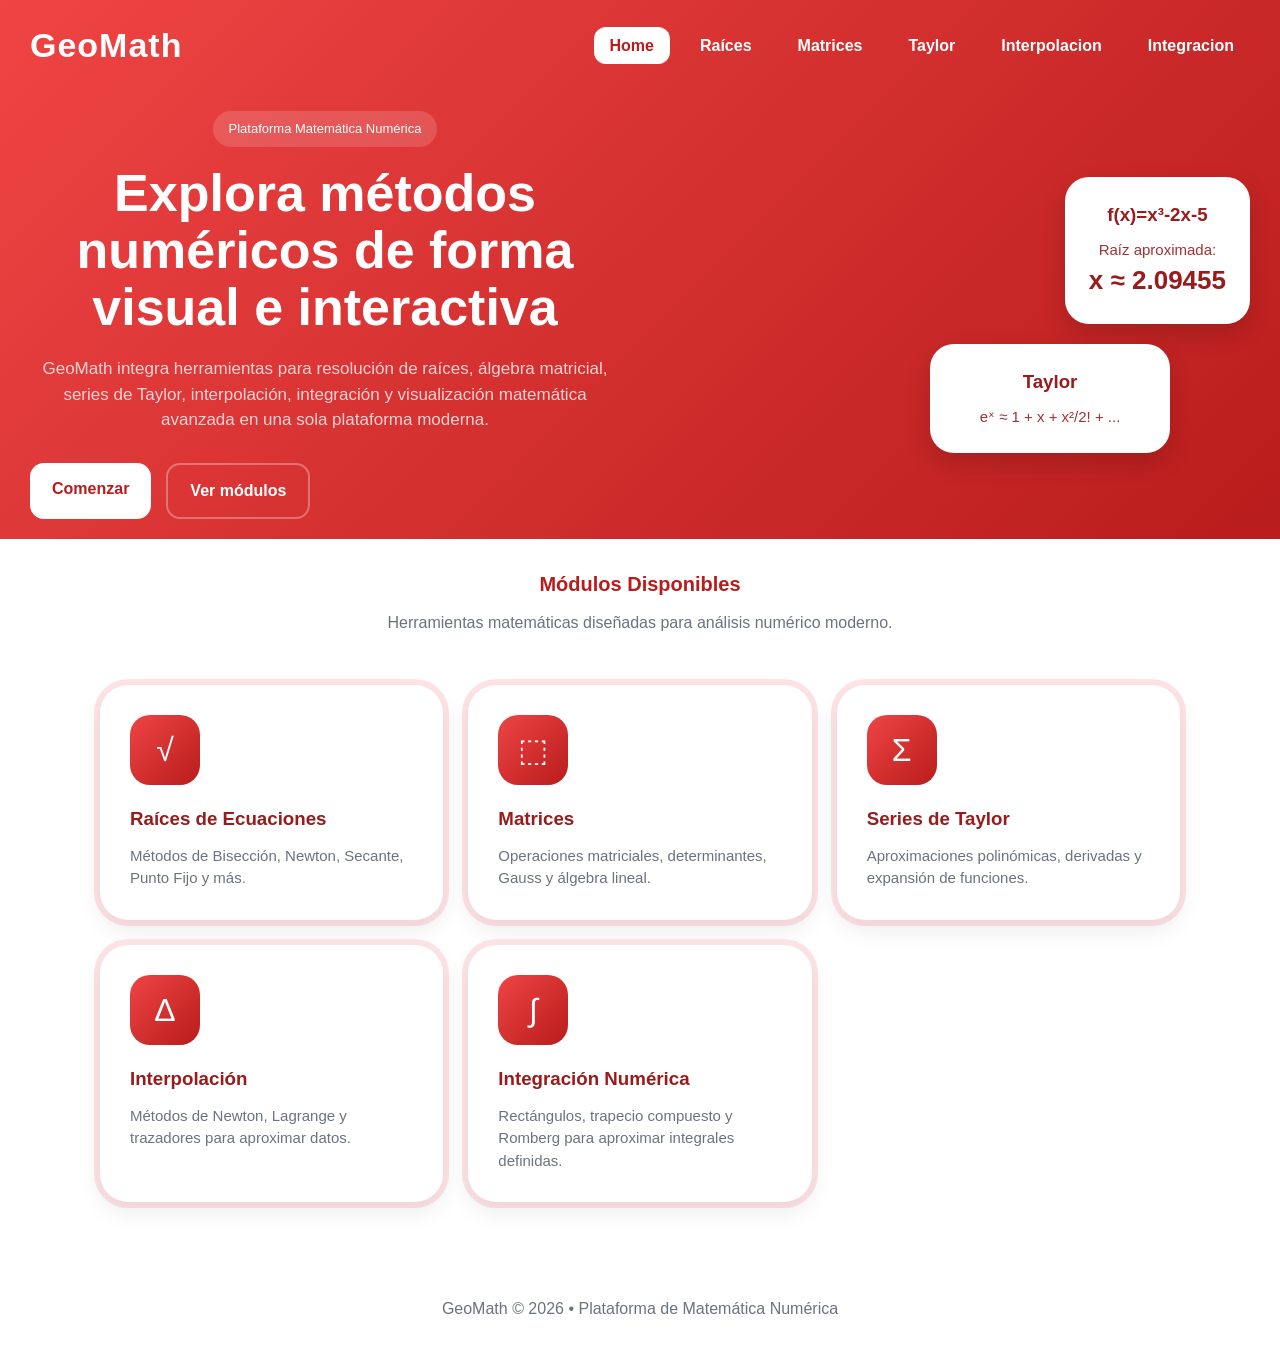
<file: index.html>
<!DOCTYPE html>
<html lang="es">

<head>

    <meta charset="UTF-8">

    <meta name="viewport"
          content="width=device-width, initial-scale=1.0">

    <title>GeoMath</title>

    <!-- GLOBAL -->
    <link rel="stylesheet"
          href="assets/css/global.css">

    <!-- HOME -->
    <link rel="stylesheet"
          href="assets/css/home.css">

    <!-- ICON -->
    <link rel="icon"
          type="image/png"
          href="assets/img/logo.png">

</head>

<body>

<!-- ===================== -->
<!-- HEADER -->
<!-- ===================== -->
<header class="header-pro">

    <div class="navbar">

        <div class="logo-area">

            <h1>GeoMath</h1>

        </div>

        <nav>

            <ul class="nav-links">

                <li>
                    <a class="active-link"
                       href="index.html">

                        Home
                    </a>
                </li>

                <li>
                    <a href="pages/raices/index.html">

                        Raíces
                    </a>
                </li>

                <li>
                    <a href="pages/matrices/index.html">

                        Matrices
                    </a>
                </li>

                <li>
                    <a href="pages/taylor/index.html">

                        Taylor
                    </a>
                </li>

                <li>
                    <a href="pages/interpolacion/index.html">

                        Interpolacion
                    </a>
                </li>

                <li>
                    <a href="pages/integracion/index.html">

                        Integracion
                    </a>
                </li>

            </ul>

        </nav>

    </div>

    <!-- HERO -->
    <div class="hero-home">

        <div class="hero-left">

            <span class="badge">

                Plataforma Matemática Numérica
            </span>

            <h2>

                Explora métodos numéricos
                de forma visual e interactiva

            </h2>

            <p>

                GeoMath integra herramientas para
                resolución de raíces, álgebra matricial,
                series de Taylor, interpolación, integración y visualización matemática
                avanzada en una sola plataforma moderna.

            </p>

            <div class="hero-buttons">

                <a href="pages/raices/index.html"
                   class="hero-btn primary-btn">

                    Comenzar
                </a>

                <a href="#modulos"
                   class="hero-btn secondary-btn">

                    Ver módulos
                </a>

            </div>

        </div>

        <div class="hero-right">

            <div class="math-card floating-card">

                <h3>f(x)=x³-2x-5</h3>

                <p>Raíz aproximada:</p>

                <span>x ≈ 2.09455</span>

            </div>

            <div class="math-card small-card">

                <h3>Taylor</h3>

                <p>

                    eˣ ≈ 1 + x + x²/2! + ...

                </p>

            </div>

        </div>

    </div>

</header>

<!-- ===================== -->
<!-- MODULOS -->
<!-- ===================== -->
<section class="container" id="modulos">

    <div class="section-title">

        <h2>Módulos Disponibles</h2>

        <p>

            Herramientas matemáticas diseñadas
            para análisis numérico moderno.

        </p>

    </div>

    <div class="modules-grid">

        <!-- RAICES -->
        <a href="pages/raices/index.html"
           class="module-card">

            <div class="module-icon">

                √

            </div>

            <h3>Raíces de Ecuaciones</h3>

            <p>

                Métodos de Bisección,
                Newton, Secante,
                Punto Fijo y más.

            </p>

        </a>

        <!-- MATRICES -->
        <a href="pages/matrices/index.html"
           class="module-card">

            <div class="module-icon">

                ⬚

            </div>

            <h3>Matrices</h3>

            <p>

                Operaciones matriciales,
                determinantes,
                Gauss y álgebra lineal.

            </p>

        </a>

        <!-- TAYLOR -->
        <a href="pages/taylor/index.html"
           class="module-card">

            <div class="module-icon">

                Σ

            </div>

            <h3>Series de Taylor</h3>

            <p>

                Aproximaciones polinómicas,
                derivadas y expansión de funciones.

            </p>

        </a>

        <!-- INTERPOLACION -->
        <a href="pages/interpolacion/index.html"
           class="module-card">

            <div class="module-icon">

                Δ

            </div>

            <h3>Interpolación</h3>

            <p>

                Métodos de Newton,
                Lagrange y trazadores para
                aproximar datos.

            </p>

        </a>

        <!-- INTEGRACION -->
        <a href="pages/integracion/index.html"
           class="module-card">

            <div class="module-icon">

                ∫

            </div>

            <h3>Integración Numérica</h3>

            <p>

                Rectángulos, trapecio compuesto
                y Romberg para aproximar integrales definidas.

            </p>

        </a>

    </div>

</section>

<!-- ===================== -->
<!-- FOOTER -->
<!-- ===================== -->
<footer class="footer">

    <p>

        GeoMath © 2026
        • Plataforma de Matemática Numérica

    </p>

</footer>

</body>
</html>
</file>
<file: assets/css/global.css>
/* ===================== */
/* RESET */
/* ===================== */
*{
    margin:0;
    padding:0;
    box-sizing:border-box;
}

/* ===================== */
/* BODY */
/* ===================== */
body{

    font-family:'Segoe UI',sans-serif;

    background:#ffffff;

    color:#1f2937;

    line-height:1.5;

    overflow-x:hidden;
}

/* ===================== */
/* HEADER */
/* ===================== */
.header-pro{

    background:
    linear-gradient(
        135deg,
        #ef4444,
        #b91c1c
    );

    padding:20px 30px;

    text-align:center;

    color:white;

    position:relative;

    overflow:hidden;
}

.header-pro h1{

    font-size:40px;

    font-weight:bold;

    letter-spacing:1px;

    animation:glow 2s infinite alternate;
}

.header-pro p{

    font-size:15px;

    opacity:0.9;

    margin-top:5px;
}


/* ===================== */
/* ANIMACIONES */
/* ===================== */
@keyframes fadeUp{

    from{
        opacity:0;
        transform:translateY(25px);
    }

    to{
        opacity:1;
        transform:translateY(0);
    }
}

@keyframes glow{

    from{
        text-shadow:0 0 5px #fff;
    }

    to{
        text-shadow:0 0 20px #fff;
    }
}

/* ===================== */
/* CONTENEDOR */
/* ===================== */
.container{

    max-width:1100px;

    margin:20px auto;

    display:flex;

    flex-direction:column;

    gap:20px;

    padding:10px;

    animation:fadeUp .8s ease;
}

/* ===================== */
/* CARDS */
/* ===================== */
.card{

    background:#ffffff;

    border-radius:30px;

    padding:20px;

    box-shadow:
        10px 10px 20px rgba(0,0,0,0.08),
        -10px -10px 20px #ffffff,
        0 0 0 6px #ffe4e6;

    transition:.3s;
}

.card:hover{

    transform:translateY(-4px);

    box-shadow:
        0 12px 30px rgba(0,0,0,0.12);
}

/* ===================== */
/* TITULOS */
/* ===================== */
h2{

    color:#b91c1c;

    margin-bottom:12px;

    font-size:20px;
}

/* ===================== */
/* NAVBAR */
/* ===================== */
.navbar{

    display:flex;

    justify-content:space-between;

    align-items:center;

    gap:20px;

    flex-wrap:wrap;
}

/* LOGO */
.logo-area h1{

    font-size:34px;

    font-weight:bold;

    letter-spacing:1px;

    animation:glow 2s infinite alternate;
}

/* LINKS */
.nav-links{

    display:flex;

    gap:14px;

    list-style:none;

    flex-wrap:wrap;
}

.nav-links a{

    text-decoration:none;

    color:white;

    padding:10px 16px;

    border-radius:12px;

    font-weight:600;

    transition:.3s;
}

/* HOVER */
.nav-links a:hover{

    background:rgba(255,255,255,0.15);

    transform:translateY(-2px);
}

/* HERO */
.hero-text{

    margin-top:25px;

    text-align:left;
}

.hero-text h2{

    color:white;

    font-size:28px;

    margin-bottom:5px;
}

.hero-text p{

    color:#ffe4e6;

    font-size:15px;
}

/* ===================== */
/* SCROLLBAR GLOBAL */
/* ===================== */

/* ANCHO */
::-webkit-scrollbar {

    width: 10px;

    height: 10px;
}

/* FONDO */
::-webkit-scrollbar-track {

    background: #fff5f5;

    border-radius: 999px;
}

/* BARRA */
::-webkit-scrollbar-thumb {

    background:
        linear-gradient(
            180deg,
            #ef4444,
            #b91c1c
        );

    border-radius: 999px;

    border: 2px solid #fff5f5;

    transition: .3s;
}

/* HOVER */
::-webkit-scrollbar-thumb:hover {

    background:
        linear-gradient(
            180deg,
            #dc2626,
            #991b1b
        );
}
</file>
<file: assets/css/home.css>
/* ===================== */
/* HERO HOME */
/* ===================== */
.hero-home{

    display:flex;

    justify-content:space-between;

    align-items:center;

    gap:40px;

    margin-top:40px;

    flex-wrap:wrap;
}

/* LEFT */
.hero-left{

    flex:1;

    min-width:300px;
}

.badge{

    display:inline-block;

    background:rgba(255,255,255,0.15);

    padding:8px 16px;

    border-radius:999px;

    font-size:13px;

    margin-bottom:18px;
}

.hero-left h2{

    color:white;

    font-size:52px;

    line-height:1.1;

    margin-bottom:20px;
}

.hero-left p{

    color:#ffe4e6;

    font-size:17px;

    max-width:650px;

    margin-bottom:30px;
}

/* BUTTONS */
.hero-buttons{

    display:flex;

    gap:15px;

    flex-wrap:wrap;
}

.hero-btn{

    text-decoration:none;

    padding:14px 22px;

    border-radius:14px;

    font-weight:bold;

    transition:.3s;
}

.primary-btn{

    background:white;

    color:#b91c1c;
}

.primary-btn:hover{

    transform:translateY(-3px);
}

.secondary-btn{

    border:2px solid rgba(255,255,255,0.3);

    color:white;
}

.secondary-btn:hover{

    background:rgba(255,255,255,0.1);
}

/* RIGHT */
.hero-right{

    flex:1;

    display:flex;

    flex-direction:column;

    align-items:flex-end;

    gap:20px;

    min-width:280px;
}

/* CARDS */
.math-card{

    background:white;

    color:#991b1b;

    border-radius:24px;

    padding:24px;

    box-shadow:
        0 10px 25px rgba(0,0,0,0.15);
}

.math-card h3{

    margin-bottom:10px;
}

.math-card span{

    font-size:26px;

    font-weight:bold;
}

.floating-card{

    animation:float 4s ease-in-out infinite;
}

.small-card{

    width:240px;

    margin-right:80px;
}

/* SECTION */
.section-title{

    text-align:center;

    margin-bottom:30px;
}

.section-title p{

    color:#6b7280;
}

/* GRID */
.modules-grid{

    display:grid;

    grid-template-columns:
    repeat(auto-fit,minmax(260px,1fr));

    gap:25px;
}

/* MODULE CARD */
.module-card{

    text-decoration:none;

    color:inherit;

    background:white;

    border-radius:28px;

    padding:30px;

    transition:.35s;

    box-shadow:
        0 10px 25px rgba(0,0,0,0.08),
        0 0 0 6px #ffe4e6;
}

.module-card:hover{

    transform:
        translateY(-8px)
        scale(1.02);

    box-shadow:
        0 18px 35px rgba(239,68,68,0.18);
}

/* ICON */
.module-icon{

    width:70px;

    height:70px;

    display:flex;

    align-items:center;

    justify-content:center;

    border-radius:20px;

    background:
    linear-gradient(
        135deg,
        #ef4444,
        #b91c1c
    );

    color:white;

    font-size:32px;

    margin-bottom:20px;
}

.module-card h3{

    color:#991b1b;

    margin-bottom:12px;
}

.module-card p{

    color:#6b7280;

    font-size:15px;
}

/* FOOTER */
.footer{

    margin-top:60px;

    padding:25px;

    text-align:center;

    color:#6b7280;
}

/* FLOAT */
@keyframes float{

    0%{
        transform:translateY(0);
    }

    50%{
        transform:translateY(-10px);
    }

    100%{
        transform:translateY(0);
    }
}

/* ACTIVE */
.active-link{

    background:white;

    color:#b91c1c !important;
}

/* RESPONSIVE */
@media(max-width:900px){

    .hero-left h2{

        font-size:40px;
    }

    .hero-home{

        flex-direction:column;
    }

    .hero-right{

        align-items:center;
    }

    .small-card{

        margin-right:0;
    }
}

@media(max-width:600px){

    .hero-left h2{

        font-size:32px;
    }

    .hero-left p{

        font-size:15px;
    }

    .hero-btn{

        width:100%;

        text-align:center;
    }
}
</file>
